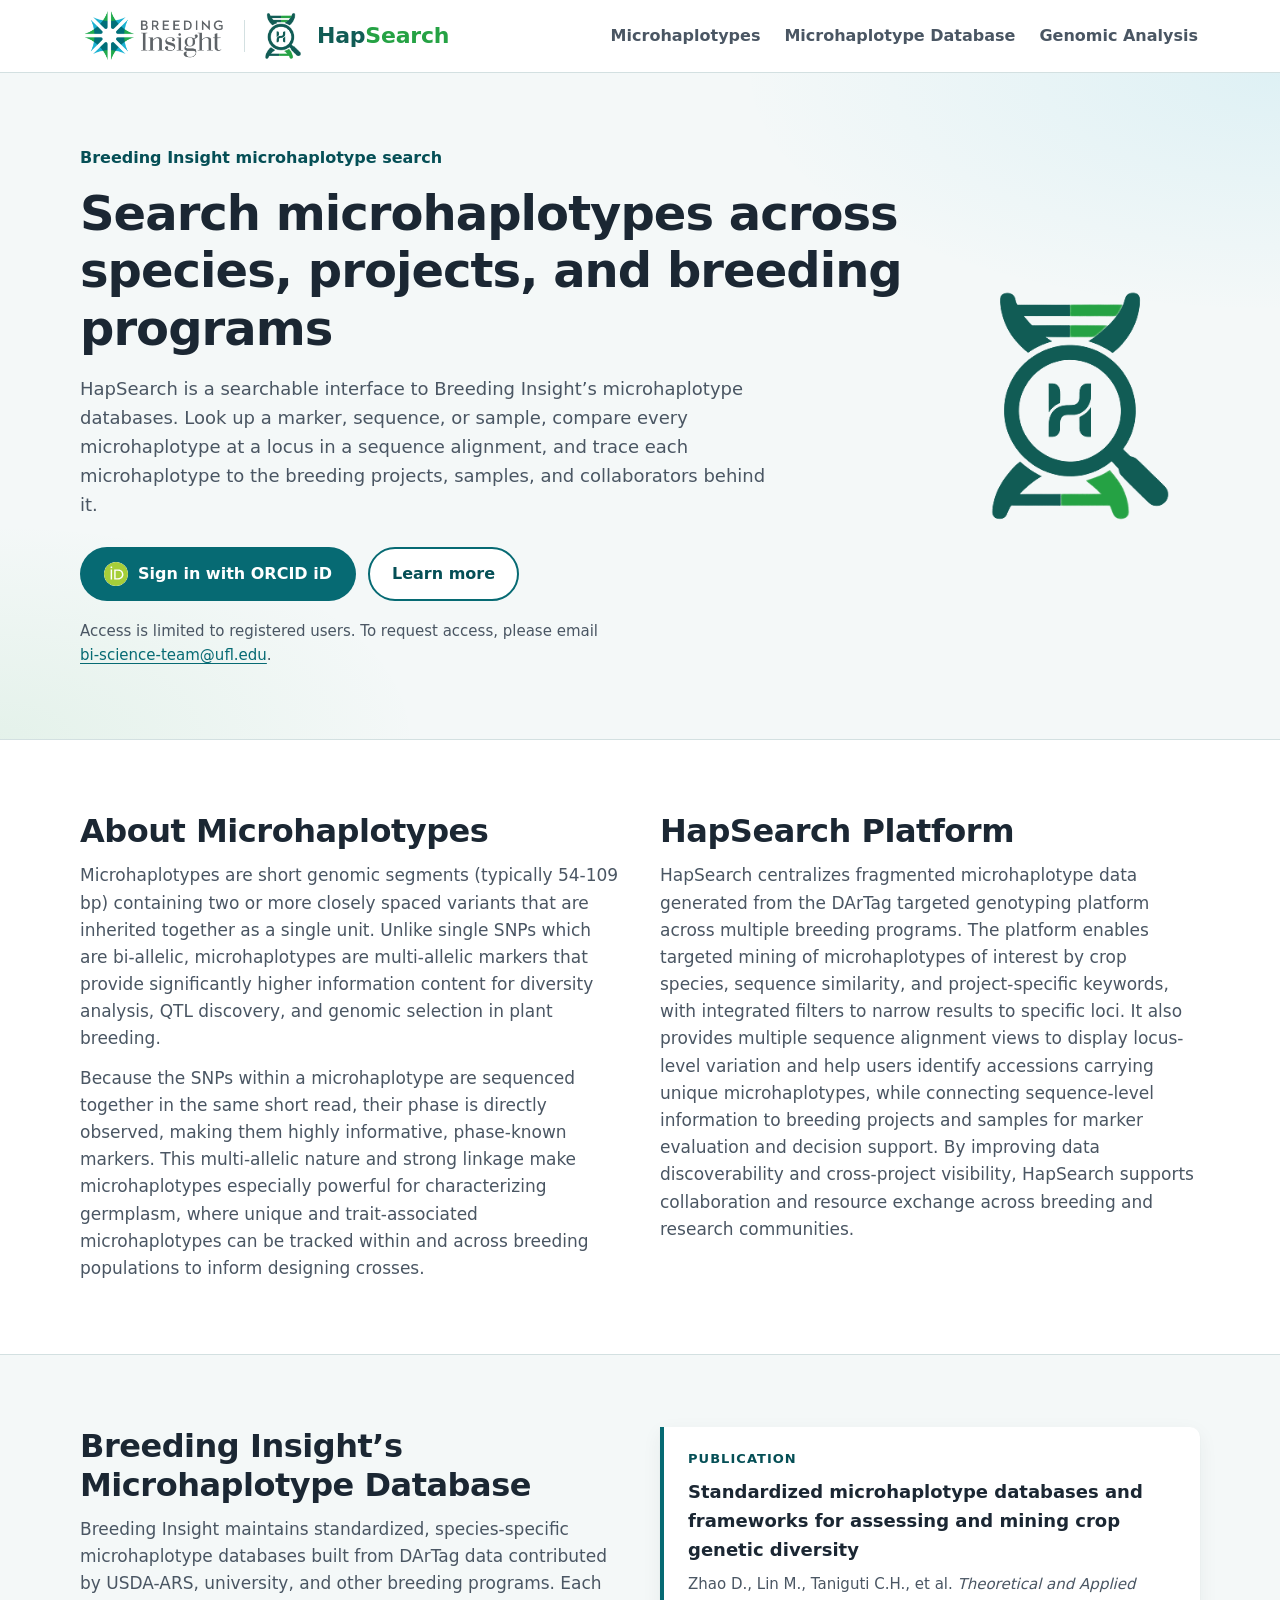
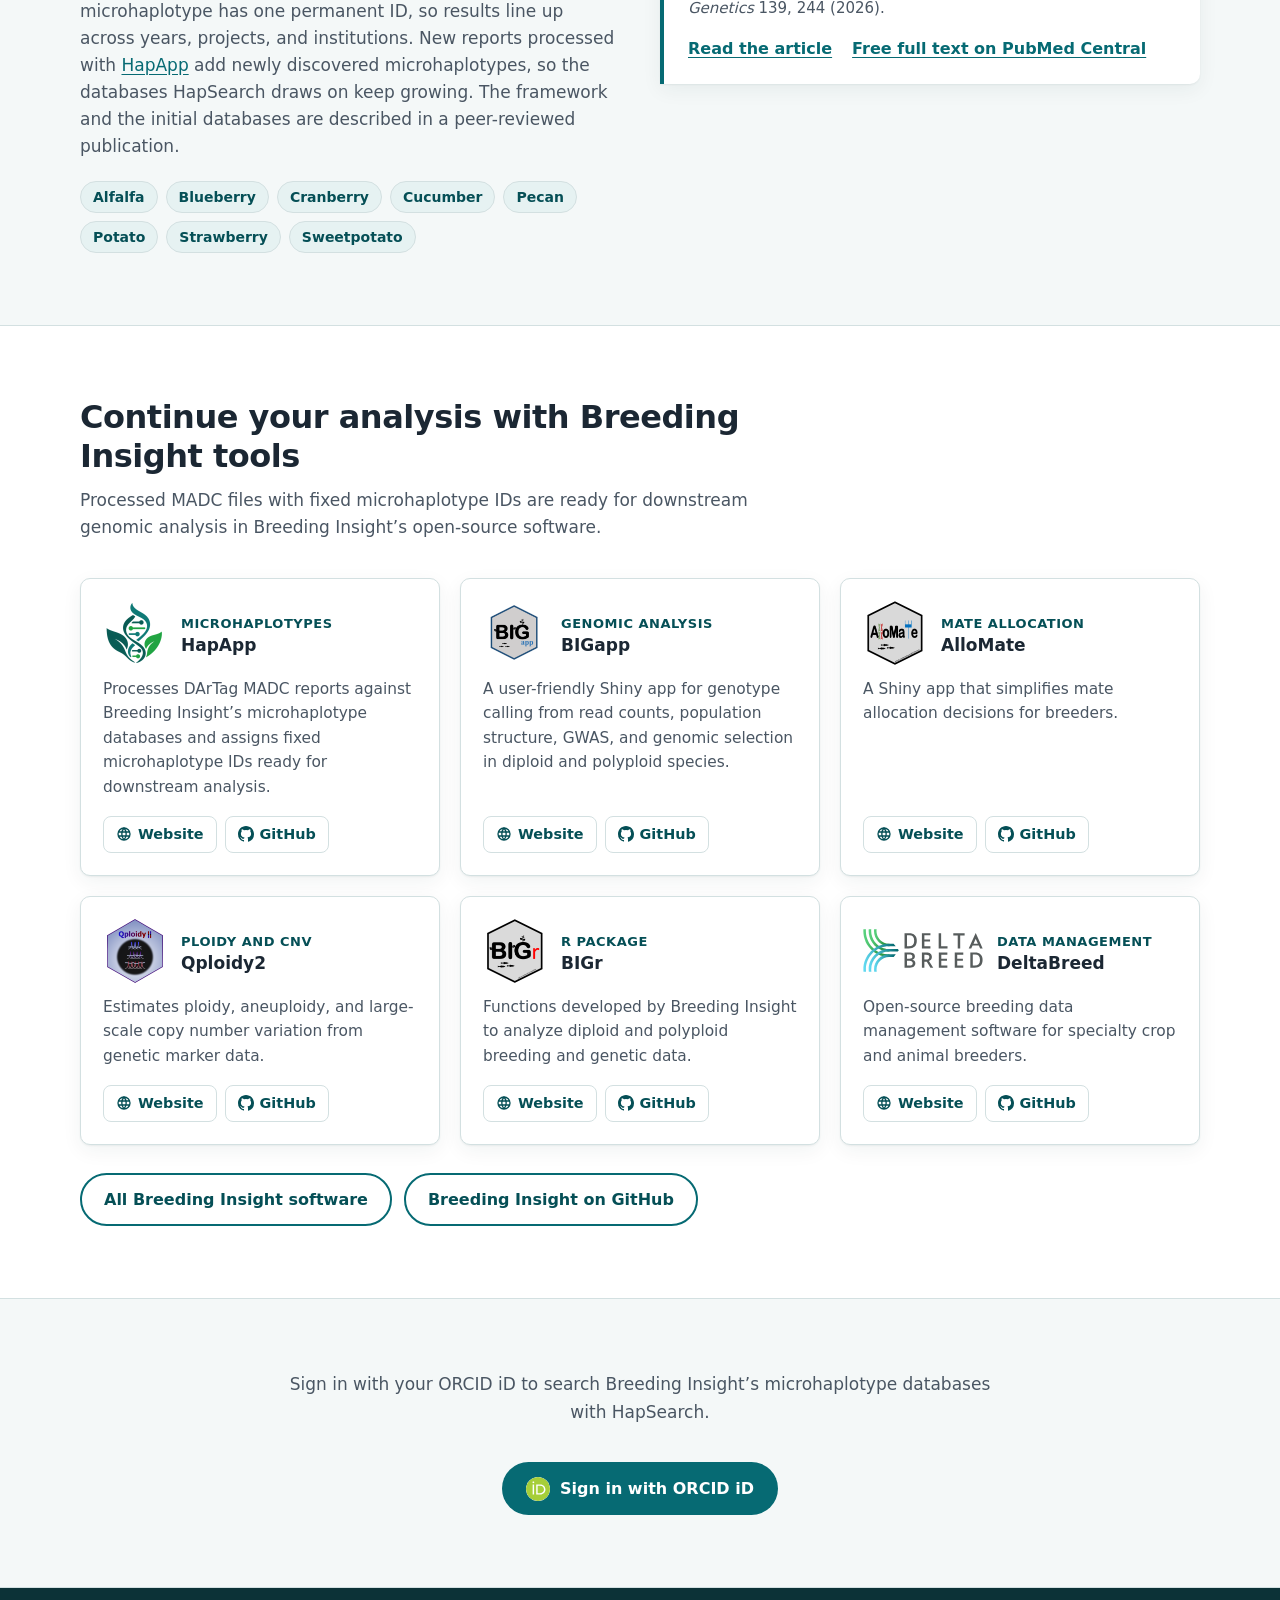
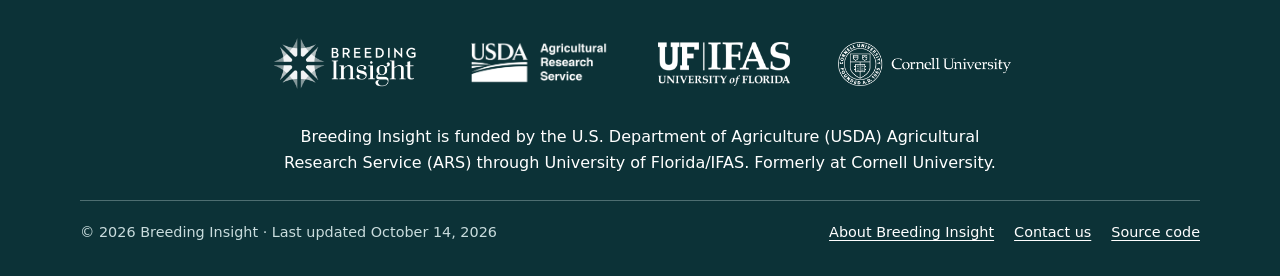
<file: landing/index.html>
<!doctype html>
<!--
  HapSearch landing page, published to GitHub Pages by .github/workflows/pages.yml.
  Layout and styles are copied from AlloMate's and HapApp's landing pages
  (Breeding-Insight/AlloMate and Breeding-Insight/HapApp-online, landing/index.html); keep them
  in step. The Cloud Run app URL appears in both sign-in links and on the wake.js script tag at
  the bottom of the page; update all three together. Update "Last updated" when content changes.
-->
<html lang="en">
  <head>
    <meta charset="utf-8">
    <meta name="viewport" content="width=device-width, initial-scale=1">
    <meta name="description" content="HapSearch is a search interface for Breeding Insight's microhaplotype databases: find microhaplotypes by species, sequence, or project, compare them in alignments, and connect with the breeding programs that hold them.">
    <title>HapSearch | Breeding Insight</title>
    <link rel="icon" type="image/png" href="assets/hapsearch-icon.png">
    <style>
      :root {
        --ink: #1b2733;
        --ink-muted: #4a5663;
        --surface: #ffffff;
        --surface-alt: #f4f8f8;
        --surface-tint: #e6f2f2;
        --border: #d3e0e1;
        --primary: #066a73;
        --primary-strong: #054f56;
        --accent-green: #2aa84a;
        --accent-cyan: #1fb1d6;
        --footer-bg: #0c3237;
        --footer-ink: #ffffff;
        --footer-muted: #c9dcdd;
        --focus: #1b64dd;
        --radius: 10px;
        --shadow: 0 1px 2px rgba(12, 50, 55, 0.06), 0 6px 20px rgba(12, 50, 55, 0.06);
        --max: 1120px;
        --font: system-ui, -apple-system, BlinkMacSystemFont, "Segoe UI", Roboto, "Helvetica Neue", Arial, sans-serif;
      }

      *, *::before, *::after { box-sizing: border-box; }
      html { scroll-behavior: smooth; }
      body {
        margin: 0;
        background: var(--surface);
        color: var(--ink);
        font-family: var(--font);
        font-size: 1rem;
        line-height: 1.6;
        -webkit-font-smoothing: antialiased;
      }
      img { max-width: 100%; height: auto; }
      h1, h2, h3 { line-height: 1.2; margin: 0; }
      p { margin: 0; }
      a { color: var(--primary); text-underline-offset: 3px; }
      a:hover { color: var(--primary-strong); }
      :focus-visible { outline: 3px solid var(--focus); outline-offset: 3px; border-radius: 4px; }

      .skip-link {
        position: absolute; left: 16px; top: -100px; z-index: 10;
        background: var(--surface); color: var(--primary-strong); padding: 10px 16px;
        border: 2px solid var(--primary); border-radius: 6px; font-weight: 700;
      }
      .skip-link:focus { top: 12px; }
      .visually-hidden {
        position: absolute; width: 1px; height: 1px; padding: 0; margin: -1px;
        overflow: hidden; clip: rect(0, 0, 0, 0); white-space: nowrap; border: 0;
      }
      .wrap { width: min(var(--max), 100% - 32px); margin-inline: auto; }

      /* Header */
      .site-header { border-bottom: 1px solid var(--border); background: var(--surface); }
      .site-header .wrap { display: flex; align-items: center; justify-content: space-between; gap: 16px; min-height: 72px; flex-wrap: wrap; }
      .brand { display: flex; align-items: center; gap: 14px; }
      .brand .bi-logo { display: block; width: 150px; }
      .app-brand { display: flex; align-items: center; gap: 10px; text-decoration: none; color: var(--ink); }
      .app-brand img { display: block; height: 48px; width: auto; }
      .brand-divider { width: 1px; height: 32px; background: var(--border); }
      .site-nav ul { display: flex; gap: 4px 20px; list-style: none; margin: 0; padding: 0; flex-wrap: wrap; }
      .site-nav a { color: var(--ink-muted); font-weight: 600; text-decoration: none; padding: 6px 2px; display: inline-block; }
      .site-nav a:hover { color: var(--primary-strong); text-decoration: underline; }

      /* Buttons */
      .btn {
        display: inline-flex; align-items: center; gap: 10px; min-height: 48px;
        padding: 12px 22px; border-radius: 999px; font-weight: 700; font-size: 1rem;
        text-decoration: none; border: 2px solid transparent; transition: background-color .15s ease, color .15s ease;
      }
      .btn-primary { background: var(--primary); color: #ffffff; }
      .btn-primary:hover { background: var(--primary-strong); color: #ffffff; }
      .btn-secondary { background: var(--surface); color: var(--primary-strong); border-color: var(--primary); }
      .btn-secondary:hover { background: var(--surface-tint); color: var(--primary-strong); }
      .btn[aria-busy="true"] { cursor: progress; }
      .launch-spinner {
        width: 18px; height: 18px; flex: none; border-radius: 50%;
        border: 3px solid rgba(255, 255, 255, 0.45); border-top-color: #ffffff;
        animation: launch-spin 0.9s linear infinite;
      }
      @keyframes launch-spin { to { transform: rotate(360deg); } }
      .launch-status { flex-basis: 100%; margin: 4px 0 0; font-size: 0.9375rem; color: var(--ink-muted); }
      .launch-status:empty { display: none; }
      .orcid-icon { width: 24px; height: 24px; flex: none; background: #ffffff; border-radius: 50%; }

      /* Hero */
      .hero {
        background:
          radial-gradient(900px 400px at 100% 0%, rgba(31, 177, 214, 0.10), transparent 60%),
          radial-gradient(700px 360px at 0% 100%, rgba(42, 168, 74, 0.08), transparent 60%),
          var(--surface-alt);
        border-bottom: 1px solid var(--border);
      }
      .hero .wrap { display: grid; grid-template-columns: 1fr auto; gap: 48px; align-items: center; padding-block: 72px; }
      .hero-logo { width: 240px; height: auto; }
      .eyebrow {
        display: inline-block; font-size: 1rem; font-weight: 700;
        color: var(--primary-strong); margin-bottom: 14px;
      }
      .hero h1 { font-size: clamp(2rem, 1.3rem + 2.6vw, 3rem); letter-spacing: -0.02em; margin-bottom: 18px; }
      .hero .lead { font-size: 1.125rem; color: var(--ink-muted); max-width: 60ch; margin-bottom: 28px; }
      .hero-actions { display: flex; gap: 12px; flex-wrap: wrap; margin-bottom: 18px; }
      .access-note { font-size: 0.9375rem; color: var(--ink-muted); max-width: 60ch; }
      .nowrap { white-space: nowrap; }


      /* Sections */
      section.band { padding-block: 72px; }
      section.band.alt { background: var(--surface-alt); border-block: 1px solid var(--border); }
      .section-head { max-width: 72ch; margin-bottom: 36px; }
      .section-head h2 { font-size: clamp(1.5rem, 1.2rem + 1.2vw, 2rem); letter-spacing: -0.015em; margin-bottom: 12px; }
      .section-head p { color: var(--ink-muted); font-size: 1.0625rem; }
      .section-head p + p { margin-top: 12px; }

      .grid { display: grid; gap: 20px; }
      .grid-3 { grid-template-columns: repeat(3, 1fr); }

      .card {
        background: var(--surface); border: 1px solid var(--border); border-radius: var(--radius);
        padding: 22px; box-shadow: var(--shadow); display: flex; flex-direction: column; gap: 10px;
      }
      .card h3 { font-size: 1.0625rem; }
      .card p { color: var(--ink-muted); font-size: 0.9625rem; }

      .split { display: grid; grid-template-columns: 1fr 1fr; gap: 40px; align-items: start; }
      .steps { list-style: none; margin: 0; padding: 0; counter-reset: step; }
      .steps li { position: relative; padding-left: 48px; color: var(--ink-muted); counter-increment: step; }
      .steps li + li { margin-top: 18px; }
      .steps li::before {
        content: counter(step); position: absolute; left: 0; top: 0; width: 32px; height: 32px;
        border-radius: 50%; background: var(--surface-tint); color: var(--primary-strong);
        border: 2px solid var(--primary); font-weight: 700; display: grid; place-items: center;
      }
      .steps strong { display: block; color: var(--ink); }

      .citation {
        border-left: 4px solid var(--primary); background: var(--surface); border-radius: 0 var(--radius) var(--radius) 0;
        padding: 22px 24px; box-shadow: var(--shadow);
      }
      .citation .label { font-size: 0.8125rem; font-weight: 700; letter-spacing: 0.08em; text-transform: uppercase; color: var(--primary-strong); margin-bottom: 8px; }
      .citation .title { font-size: 1.125rem; font-weight: 700; margin-bottom: 8px; }
      .citation .meta { color: var(--ink-muted); font-size: 0.9375rem; margin-bottom: 16px; }
      .citation .links { display: flex; gap: 12px 20px; flex-wrap: wrap; font-weight: 600; }
      .crops { display: flex; flex-wrap: wrap; gap: 8px; list-style: none; padding: 0; margin: 20px 0 0; }
      .crops li {
        background: var(--surface-tint); color: var(--primary-strong); border: 1px solid var(--border);
        border-radius: 999px; padding: 4px 12px; font-size: 0.875rem; font-weight: 600;
      }

      .tool-card { gap: 12px; }
      .tool-head { display: flex; align-items: center; gap: 14px; }
      .tool-logo { width: 64px; height: 64px; object-fit: contain; flex: none; }
      .tool-logo.wide { width: 120px; }
      .tool-logo-fallback {
        width: 64px; height: 64px; flex: none; display: grid; place-items: center;
        clip-path: polygon(50% 0, 100% 25%, 100% 75%, 50% 100%, 0 75%, 0 25%);
        background: var(--primary); color: #ffffff; font-weight: 800; font-size: 1rem;
      }
      .tool-card .tool-tag { font-size: 0.8125rem; font-weight: 700; color: var(--primary-strong); letter-spacing: 0.04em; text-transform: uppercase; }
      .tool-card p { flex: 1; }
      .tool-links { display: flex; gap: 8px; flex-wrap: wrap; margin-top: 4px; }
      .tool-links a {
        display: inline-flex; align-items: center; gap: 6px; min-height: 36px; padding: 6px 12px;
        border-radius: 8px; border: 1px solid var(--border); font-size: 0.9rem; font-weight: 600;
        text-decoration: none; color: var(--primary-strong); background: var(--surface);
      }
      .tool-links a:hover { background: var(--surface-tint); border-color: var(--primary); }
      .tool-links svg { width: 16px; height: 16px; flex: none; }
      .more-links { margin-top: 28px; display: flex; gap: 12px; flex-wrap: wrap; }

      .cta { text-align: center; }
      .cta .section-head { margin-inline: auto; }
      .cta .hero-actions { justify-content: center; margin-bottom: 0; }


      /* Footer */
      .site-footer { background: var(--footer-bg); color: var(--footer-ink); padding-block: 48px 32px; }
      .partner-logos { display: flex; align-items: center; justify-content: center; flex-wrap: wrap; gap: 28px 48px; list-style: none; margin: 0 0 32px; padding: 0; }
      .partner-logos img { display: block; height: 44px; width: auto; }
      .partner-logos .logo-bi img { height: 56px; }
      .partner-logos .logo-ifas img { filter: brightness(0) invert(1); }
      .funding { text-align: center; max-width: 70ch; margin: 0 auto 24px; color: var(--footer-ink); font-size: 1rem; }
      .footer-bottom {
        border-top: 1px solid rgba(201, 220, 221, 0.35); padding-top: 20px;
        display: flex; justify-content: space-between; gap: 12px 24px; flex-wrap: wrap; color: var(--footer-muted); font-size: 0.9rem;
      }
      .footer-bottom ul { display: flex; gap: 8px 20px; flex-wrap: wrap; list-style: none; margin: 0; padding: 0; }
      .site-footer a { color: var(--footer-ink); }
      .site-footer a:hover { color: var(--footer-muted); }
      .site-footer :focus-visible { outline-color: #ffffff; }

      @media (max-width: 960px) {
        .split { grid-template-columns: 1fr; }
        .hero-logo { width: 160px; }
        .grid-3 { grid-template-columns: repeat(2, 1fr); }
      }
      @media (max-width: 640px) {
        .hero .wrap { padding-block: 48px; }
        .hero-logo { display: none; }
        section.band { padding-block: 52px; }
        .grid-3 { grid-template-columns: 1fr; }
        .brand .bi-logo { width: 120px; }
        .brand-divider, .site-nav { display: none; }
        .partner-logos img { height: 36px; }
        .partner-logos .logo-bi img { height: 46px; }
      }
      @media (prefers-reduced-motion: reduce) {
        html { scroll-behavior: auto; }
        .launch-spinner { animation-duration: 2.4s; }
        * { transition: none !important; }
      }
      @media (forced-colors: active) {
        .btn, .card, .tool-links a { border: 1px solid CanvasText; }
      }
      .app-brand .app-name { font-size: 1.375rem; font-weight: 800; letter-spacing: -0.01em; }

      /* Wordmark colors match the logo (and HapApp's wordmark). */
      .app-name .wm-hap { color: #115c55; }
      .app-name .wm-search { color: #25a244; }
    </style>
  </head>
  <body>
    <a class="skip-link" href="#main">Skip to main content</a>

    <svg aria-hidden="true" focusable="false" style="display:none">
      <symbol id="icon-orcid" viewBox="0 0 256 256">
        <path fill="#A6CE39" d="M256 128c0 70.7-57.3 128-128 128S0 198.7 0 128 57.3 0 128 0s128 57.3 128 128z"/>
        <path fill="#fff" d="M86.3 186.2H70.9V79.1h15.4v107.1zM108.9 79.1h41.6c39.6 0 57 28.3 57 53.6 0 27.5-21.5 53.6-56.8 53.6h-41.8V79.1zm15.4 93.3h24.5c34.9 0 42.9-26.5 42.9-39.7C191.7 111.2 178 93 148 93h-23.7v79.4zM88.7 56.8c0 5.5-4.5 10.1-10.1 10.1s-10.1-4.6-10.1-10.1c0-5.6 4.5-10.1 10.1-10.1s10.1 4.6 10.1 10.1z"/>
      </symbol>
      <symbol id="icon-globe" viewBox="0 0 24 24"><path fill="none" stroke="currentColor" stroke-width="2" stroke-linecap="round" stroke-linejoin="round" d="M12 21a9 9 0 1 0 0-18 9 9 0 0 0 0 18zM3.6 9h16.8M3.6 15h16.8M12 3a14 14 0 0 1 0 18M12 3a14 14 0 0 0 0 18"/></symbol>
      <symbol id="icon-github" viewBox="0 0 16 16"><path fill="currentColor" d="M8 0C3.58 0 0 3.58 0 8a8 8 0 0 0 5.47 7.59c.4.07.55-.17.55-.38v-1.33c-2.23.48-2.7-1.07-2.7-1.07-.36-.92-.89-1.17-.89-1.17-.73-.5.05-.49.05-.49.8.06 1.23.83 1.23.83.71 1.23 1.87.87 2.33.66.07-.52.28-.87.5-1.07-1.78-.2-3.64-.89-3.64-3.95 0-.87.31-1.59.82-2.15-.08-.2-.36-1.02.08-2.12 0 0 .67-.21 2.2.82a7.6 7.6 0 0 1 4 0c1.53-1.04 2.2-.82 2.2-.82.44 1.1.16 1.92.08 2.12.51.56.82 1.27.82 2.15 0 3.07-1.87 3.75-3.65 3.95.29.25.54.73.54 1.48v2.2c0 .21.15.46.55.38A8 8 0 0 0 16 8c0-4.42-3.58-8-8-8z"/></symbol>
    </svg>

    <header class="site-header">
      <div class="wrap">
        <div class="brand">
          <a href="https://breedinginsight.org/">
            <img class="bi-logo" src="assets/breeding-insight-logo.png" width="280" height="102" alt="Breeding Insight">
          </a>
          <span class="brand-divider" aria-hidden="true"></span>
          <a class="app-brand" href="./">
            <img src="assets/hapsearch-logo.png" width="48" height="48" alt="">
            <span class="app-name"><span class="wm-hap">Hap</span><span class="wm-search">Search</span></span>
          </a>
        </div>
        <nav class="site-nav" aria-label="Page sections">
          <ul>
            <li><a href="#about">Microhaplotypes</a></li>
            <li><a href="#database">Microhaplotype Database</a></li>
            <li><a href="#tools">Genomic Analysis</a></li>
          </ul>
        </nav>
      </div>
    </header>

    <main id="main">
      <section class="hero" aria-labelledby="hero-title">
        <div class="wrap">
          <div>
            <span class="eyebrow">Breeding Insight microhaplotype search</span>
            <h1 id="hero-title">Search microhaplotypes across species, projects, and breeding programs</h1>
            <p class="lead">
              HapSearch is a searchable interface to Breeding Insight&rsquo;s microhaplotype databases. Look up a marker, sequence, or sample, compare every microhaplotype at a locus in a sequence alignment, and trace each microhaplotype to
              the breeding projects, samples, and collaborators behind it.
            </p>
            <div class="hero-actions">
              <a class="btn btn-primary" href="https://hapsearch-510101458052.us-west1.run.app/auth/login" data-launch>
                <svg class="orcid-icon" aria-hidden="true" focusable="false"><use href="#icon-orcid"/></svg>
                Sign in with ORCID iD
              </a>
              <a class="btn btn-secondary" href="#about">Learn more</a>
            </div>
            <p class="access-note">
              Access is limited to registered users. To request access, please email
              <a class="nowrap" href="mailto:bi-science-team@ufl.edu?subject=HapSearch%20access%20request">bi-science-team@ufl.edu</a>.
            </p>
          </div>
          <img class="hero-logo" src="assets/hapsearch-logo.png" width="240" height="240" alt="">
        </div>
      </section>

      <section class="band" id="about" aria-labelledby="about-title">
        <div class="wrap split">
          <div class="section-head" style="margin-bottom:0">
            <h2 id="about-title">About Microhaplotypes</h2>
            <p>
              Microhaplotypes are short genomic segments (typically 54-109 bp) containing two or more closely spaced
              variants that are inherited together as a single unit. Unlike single SNPs which are bi-allelic,
              microhaplotypes are multi-allelic markers that provide significantly higher information content for
              diversity analysis, QTL discovery, and genomic selection in plant breeding.
            </p>
            <p>
              Because the SNPs within a microhaplotype are sequenced together in the same short read, their phase is
              directly observed, making them highly informative, phase-known markers. This multi-allelic nature and
              strong linkage make microhaplotypes especially powerful for characterizing germplasm, where unique and
              trait-associated microhaplotypes can be tracked within and across breeding populations to inform
              designing crosses.
            </p>
          </div>
          <div class="section-head" style="margin-bottom:0">
            <h2>HapSearch Platform</h2>
            <p>
              HapSearch centralizes fragmented microhaplotype data generated from the DArTag targeted genotyping
              platform across multiple breeding programs. The platform enables targeted mining of microhaplotypes of interest
              by crop species, sequence similarity, and project-specific keywords, with integrated filters to narrow
              results to specific loci. It also provides multiple sequence alignment views to display locus-level
              variation and help users identify accessions carrying unique microhaplotypes, while connecting
              sequence-level information to breeding projects and samples for marker evaluation and decision support.
              By improving data discoverability and cross-project visibility, HapSearch supports collaboration and
              resource exchange across breeding and research communities.
            </p>
          </div>
        </div>
      </section>

      <section class="band alt" id="database" aria-labelledby="database-title">
        <div class="wrap split">
          <div>
            <div class="section-head" style="margin-bottom:0">
              <h2 id="database-title">Breeding Insight&rsquo;s Microhaplotype Database</h2>
              <p>
                Breeding Insight maintains standardized, species-specific microhaplotype databases built from
                DArTag data contributed by USDA-ARS, university, and other breeding programs. Each microhaplotype has one
                permanent ID, so results line up across years, projects, and institutions. New reports processed
                with <a href="https://breeding-insight.github.io/HapApp-online/">HapApp</a> add newly discovered
                microhaplotypes, so the databases HapSearch draws on keep growing. The framework and the initial databases
                are described in a peer-reviewed publication.
              </p>
            </div>
            <ul class="crops" aria-label="Species covered in the publication">
              <li>Alfalfa</li><li>Blueberry</li><li>Cranberry</li><li>Cucumber</li>
              <li>Pecan</li><li>Potato</li><li>Strawberry</li><li>Sweetpotato</li>
            </ul>
          </div>
          <article class="citation" aria-labelledby="citation-title">
            <p class="label">Publication</p>
            <p class="title" id="citation-title">Standardized microhaplotype databases and frameworks for assessing and mining crop genetic diversity</p>
            <p class="meta">Zhao D., Lin M., Taniguti C.H., et al. <cite>Theoretical and Applied Genetics</cite> 139, 244 (2026).</p>
            <div class="links">
              <a href="https://doi.org/10.1007/s00122-026-05340-4">Read the article<span class="visually-hidden"> (DOI 10.1007/s00122-026-05340-4)</span></a>
              <a href="https://pmc.ncbi.nlm.nih.gov/articles/PMC13506570/">Free full text on PubMed Central</a>
            </div>
          </article>
        </div>
      </section>

      <section class="band" id="tools" aria-labelledby="tools-title">
        <div class="wrap">
          <div class="section-head">
            <h2 id="tools-title">Continue your analysis with Breeding Insight tools</h2>
            <p>
              Processed MADC files with fixed microhaplotype IDs are ready for downstream genomic analysis in
              Breeding Insight&rsquo;s open-source software.
            </p>
          </div>
          <div class="grid grid-3">
            <article class="card tool-card" aria-labelledby="tool-1">
              <div class="tool-head">
                <img class="tool-logo" src="assets/tools/hapapp.png" alt="" loading="lazy">
                <div>
                  <span class="tool-tag">Microhaplotypes</span>
                  <h3 id="tool-1">HapApp</h3>
                </div>
              </div>
              <p>Processes DArTag MADC reports against Breeding Insight&rsquo;s microhaplotype databases and assigns fixed microhaplotype IDs ready for downstream analysis.</p>
              <div class="tool-links">
                <a href="https://breeding-insight.github.io/HapApp-online/"><svg aria-hidden="true" focusable="false"><use href="#icon-globe"/></svg>Website<span class="visually-hidden"> for HapApp</span></a>
                <a href="https://github.com/Breeding-Insight/HapApp-online"><svg aria-hidden="true" focusable="false"><use href="#icon-github"/></svg>GitHub<span class="visually-hidden"> repository for HapApp</span></a>
              </div>
            </article>
            <article class="card tool-card" aria-labelledby="tool-2">
              <div class="tool-head">
                <img class="tool-logo" src="assets/tools/bigapp.png" alt="" loading="lazy">
                <div>
                  <span class="tool-tag">Genomic analysis</span>
                  <h3 id="tool-2">BIGapp</h3>
                </div>
              </div>
              <p>A user-friendly Shiny app for genotype calling from read counts, population structure, GWAS, and genomic selection in diploid and polyploid species.</p>
              <div class="tool-links">
                <a href="https://breedinginsight.org/bigapp/"><svg aria-hidden="true" focusable="false"><use href="#icon-globe"/></svg>Website<span class="visually-hidden"> for BIGapp</span></a>
                <a href="https://github.com/Breeding-Insight/BIGapp"><svg aria-hidden="true" focusable="false"><use href="#icon-github"/></svg>GitHub<span class="visually-hidden"> repository for BIGapp</span></a>
              </div>
            </article>
            <article class="card tool-card" aria-labelledby="tool-3">
              <div class="tool-head">
                <img class="tool-logo" src="assets/tools/allomate.png" alt="" loading="lazy">
                <div>
                  <span class="tool-tag">Mate allocation</span>
                  <h3 id="tool-3">AlloMate</h3>
                </div>
              </div>
              <p>A Shiny app that simplifies mate allocation decisions for breeders.</p>
              <div class="tool-links">
                <a href="https://breedinginsight.org/allomate/"><svg aria-hidden="true" focusable="false"><use href="#icon-globe"/></svg>Website<span class="visually-hidden"> for AlloMate</span></a>
                <a href="https://github.com/Breeding-Insight/AlloMate"><svg aria-hidden="true" focusable="false"><use href="#icon-github"/></svg>GitHub<span class="visually-hidden"> repository for AlloMate</span></a>
              </div>
            </article>
            <article class="card tool-card" aria-labelledby="tool-4">
              <div class="tool-head">
                <img class="tool-logo" src="assets/tools/qploidy2.png" alt="" loading="lazy">
                <div>
                  <span class="tool-tag">Ploidy and CNV</span>
                  <h3 id="tool-4">Qploidy2</h3>
                </div>
              </div>
              <p>Estimates ploidy, aneuploidy, and large-scale copy number variation from genetic marker data.</p>
              <div class="tool-links">
                <a href="https://breedinginsight.org/qploidy/"><svg aria-hidden="true" focusable="false"><use href="#icon-globe"/></svg>Website<span class="visually-hidden"> for Qploidy2</span></a>
                <a href="https://github.com/Breeding-Insight/Qploidy2"><svg aria-hidden="true" focusable="false"><use href="#icon-github"/></svg>GitHub<span class="visually-hidden"> repository for Qploidy2</span></a>
              </div>
            </article>
            <article class="card tool-card" aria-labelledby="tool-5">
              <div class="tool-head">
                <img class="tool-logo" src="assets/tools/bigr.png" alt="" loading="lazy">
                <div>
                  <span class="tool-tag">R package</span>
                  <h3 id="tool-5">BIGr</h3>
                </div>
              </div>
              <p>Functions developed by Breeding Insight to analyze diploid and polyploid breeding and genetic data.</p>
              <div class="tool-links">
                <a href="https://breeding-insight.github.io/BIGr_documentation/"><svg aria-hidden="true" focusable="false"><use href="#icon-globe"/></svg>Website<span class="visually-hidden"> for BIGr</span></a>
                <a href="https://github.com/Breeding-Insight/BIGr"><svg aria-hidden="true" focusable="false"><use href="#icon-github"/></svg>GitHub<span class="visually-hidden"> repository for BIGr</span></a>
              </div>
            </article>
            <article class="card tool-card" aria-labelledby="tool-6">
              <div class="tool-head">
                <img class="tool-logo wide" src="assets/tools/deltabreed.svg" alt="" loading="lazy">
                <div>
                  <span class="tool-tag">Data management</span>
                  <h3 id="tool-6">DeltaBreed</h3>
                </div>
              </div>
              <p>Open-source breeding data management software for specialty crop and animal breeders.</p>
              <div class="tool-links">
                <a href="https://breedinginsight.org/learning-hub/deltabreed/"><svg aria-hidden="true" focusable="false"><use href="#icon-globe"/></svg>Website<span class="visually-hidden"> for DeltaBreed</span></a>
                <a href="https://github.com/Breeding-Insight/DeltaBreed"><svg aria-hidden="true" focusable="false"><use href="#icon-github"/></svg>GitHub<span class="visually-hidden"> repository for DeltaBreed</span></a>
              </div>
            </article>
          </div>
          <div class="more-links">
            <a class="btn btn-secondary" href="https://breedinginsight.org/open-source-software-solutions/">All Breeding Insight software</a>
            <a class="btn btn-secondary" href="https://github.com/Breeding-Insight">Breeding Insight on GitHub</a>
          </div>
        </div>
      </section>

      <section class="band alt cta" aria-label="Sign in">
        <div class="wrap">
          <div class="section-head">
            <p>Sign in with your ORCID iD to search Breeding Insight&rsquo;s microhaplotype databases with HapSearch.</p>
          </div>
          <div class="hero-actions">
            <a class="btn btn-primary" href="https://hapsearch-510101458052.us-west1.run.app/auth/login" data-launch>
              <svg class="orcid-icon" aria-hidden="true" focusable="false"><use href="#icon-orcid"/></svg>
              Sign in with ORCID iD
            </a>
          </div>
        </div>
      </section>
    </main>

    <footer class="site-footer">
      <div class="wrap">
        <ul class="partner-logos" aria-label="Partner organizations">
          <li class="logo-bi"><img src="assets/breeding-insight-logo-white.png" width="154" height="56" alt="Breeding Insight"></li>
          <li><img src="assets/usda-ars-logo-white.png" width="139" height="44" alt="USDA Agricultural Research Service"></li>
          <li class="logo-ifas"><a href="https://ifas.ufl.edu/"><img src="assets/uf-ifas-logo.svg" width="132" height="44" alt="University of Florida Institute of Food and Agricultural Sciences (UF/IFAS)"></a></li>
          <li><img src="assets/cornell-logo-white.png" width="173" height="44" alt="Cornell University"></li>
        </ul>
        <p class="funding">
          Breeding Insight is funded by the U.S. Department of Agriculture (USDA) Agricultural Research Service (ARS)
          through University of Florida/IFAS. Formerly at Cornell University.
        </p>
        <div class="footer-bottom">
          <p>&copy; 2026 Breeding Insight &middot; Last updated October 14, 2026</p>
          <ul>
            <li><a href="https://breedinginsight.org/about-bi/">About Breeding Insight</a></li>
            <li><a href="https://breedinginsight.org/contact-us/">Contact us</a></li>
            <li><a href="https://github.com/Breeding-Insight/HapSearch">Source code</a></li>
          </ul>
        </div>
      </div>
    </footer>

    <script src="assets/wake.js" data-app-url="https://hapsearch-510101458052.us-west1.run.app" data-health-path="/health"
            data-app-name="HapSearch" data-contact-email="bi-science-team@ufl.edu" defer></script>

  </body>
</html>
</file>
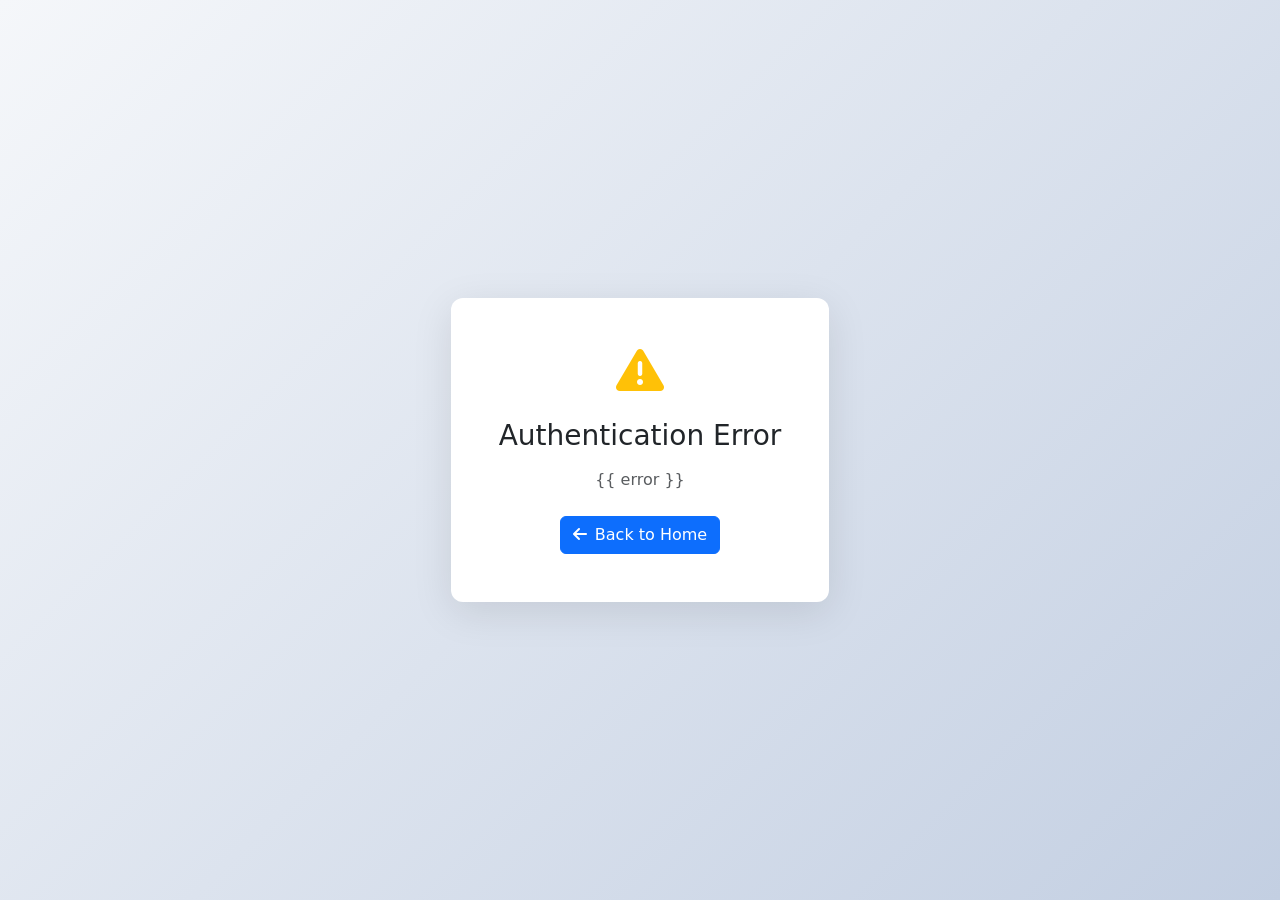
<file: templates/auth_error.html>
<!DOCTYPE html>
<html lang="en">
<head>
    <meta charset="UTF-8">
    <meta name="viewport" content="width=device-width, initial-scale=1.0">
    <title>Authentication Error - HapSearch</title>
    <link href="https://cdn.jsdelivr.net/npm/bootstrap@5.3.0/dist/css/bootstrap.min.css" rel="stylesheet">
    <link href="https://cdnjs.cloudflare.com/ajax/libs/font-awesome/6.4.0/css/all.min.css" rel="stylesheet">
    <style>
        body {
            background: linear-gradient(135deg, #f5f7fa 0%, #c3cfe2 100%);
            min-height: 100vh;
            display: flex;
            align-items: center;
            justify-content: center;
        }
        .error-card {
            max-width: 500px;
            border: none;
            border-radius: 12px;
            box-shadow: 0 10px 40px rgba(0, 0, 0, 0.1);
        }
    </style>
</head>
<body>
    <div class="card error-card">
        <div class="card-body text-center p-5">
            <div class="mb-4">
                <i class="fas fa-exclamation-triangle text-warning" style="font-size: 3rem;"></i>
            </div>
            <h3 class="mb-3">Authentication Error</h3>
            <p class="text-muted mb-4">{{ error }}</p>
            <a href="/" class="btn btn-primary">
                <i class="fas fa-arrow-left me-2"></i>Back to Home
            </a>
        </div>
    </div>
</body>
</html>
</file>
